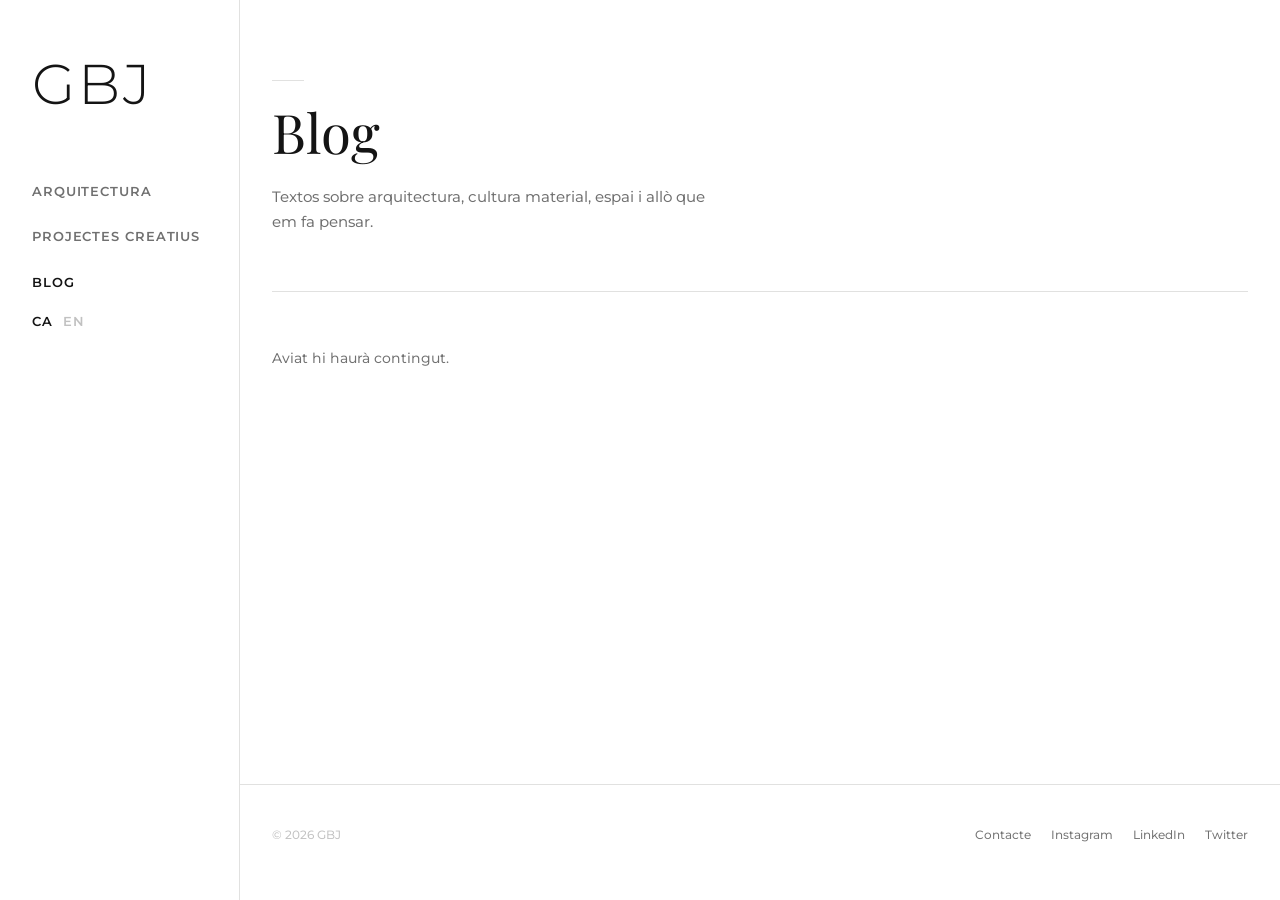
<file: blog.html>
<!DOCTYPE html>
<html lang="ca">

<head>
  <meta charset="UTF-8" />
  <meta name="viewport" content="width=device-width, initial-scale=1.0" />
  <title>Blog — GBJ</title>
  <meta name="description" content="Articles i reflexions de GBJ." />
  <link rel="stylesheet" href="css/style.css" />
</head>

<body data-category="blog">

  <header class="site-header">
    <nav class="nav wrap">
      <a href="index.html" class="nav-logo">GBJ</a>
      <button class="nav-toggle" id="nav-toggle" aria-label="Menú">
        <span></span><span></span><span></span>
      </button>
      <ul class="nav-links" id="nav-links">
        <li><a href="arquitectura.html" data-ca="Arquitectura" data-en="Architecture">Arquitectura</a></li>
        <li><a href="projectes-creatius.html" data-ca="Projectes creatius" data-en="Creative Work">Projectes
            creatius</a></li>
        <li><a href="blog.html" data-ca="Blog" data-en="Blog">Blog</a></li>
        <li class="lang">
          <button data-lang="ca" class="active">CA</button>
          <button data-lang="en">EN</button>
        </li>
      </ul>
    </nav>
  </header>

  <main>
    <section class="hero wrap">
      <div class="cat-mark"></div>
      <h1>Blog</h1>
      <p data-ca="Textos sobre arquitectura, cultura material, espai i allò que em fa pensar."
        data-en="Texts on architecture, material culture, space and what makes me think.">
        Textos sobre arquitectura, cultura material, espai i allò que em fa pensar.
      </p>
    </section>

    <section class="grid-section wrap">
      <!-- Tots els articles del blog es carreguen aquí automàticament -->
      <div id="posts-grid"></div>
    </section>
  </main>

  <footer class="site-footer"></footer>

  <script src="data/posts.js"></script>
  <script src="js/render.js"></script>
  <script src="js/main.js"></script>

</body>

</html>
</file>
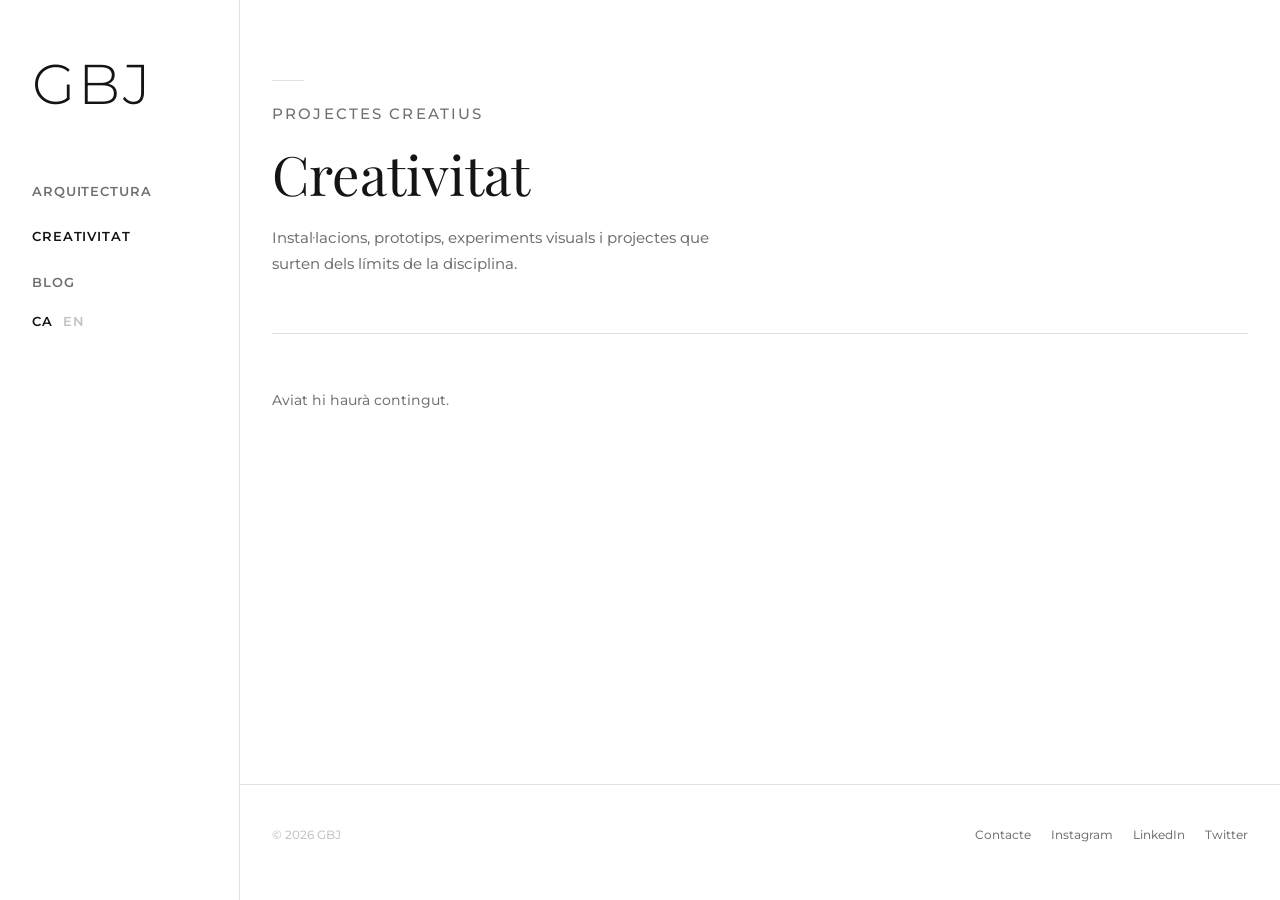
<file: creativitat.html>
<!DOCTYPE html>
<html lang="ca">

<head>
  <meta charset="UTF-8" />
  <meta name="viewport" content="width=device-width, initial-scale=1.0" />
  <title>Creativitat — GBJ</title>
  <meta name="description" content="Projectes creatius de GBJ." />
  <link rel="stylesheet" href="css/style.css" />
</head>

<body data-category="creativitat">

  <header class="site-header">
    <nav class="nav wrap">
      <a href="index.html" class="nav-logo">GBJ</a>
      <button class="nav-toggle" id="nav-toggle" aria-label="Menú">
        <span></span><span></span><span></span>
      </button>
      <ul class="nav-links" id="nav-links">
        <li><a href="arquitectura.html" data-ca="Arquitectura" data-en="Architecture">Arquitectura</a></li>
        <li><a href="creativitat.html" data-ca="Creativitat" data-en="Creative Work">Creativitat</a></li>
        <li><a href="blog.html" data-ca="Blog" data-en="Blog">Blog</a></li>
        <li class="lang">
          <button data-lang="ca" class="active">CA</button>
          <button data-lang="en">EN</button>
        </li>
      </ul>
    </nav>
  </header>

  <main>
    <section class="hero wrap">
      <div class="cat-mark"></div>
      <p class="eyebrow" data-ca="Projectes creatius" data-en="Creative Projects">Projectes creatius</p>
      <h1 data-ca="Creativitat" data-en="Creative Work">Creativitat</h1>
      <p data-ca="Instal·lacions, prototips, experiments visuals i projectes que surten dels límits de la disciplina."
        data-en="Installations, prototypes, visual experiments and projects that go beyond the boundaries of discipline.">
        Instal·lacions, prototips, experiments visuals i projectes que surten dels límits de la disciplina.
      </p>
    </section>

    <section class="grid-section wrap">
      <!-- Tots els projectes de creativitat es carreguen aquí automàticament -->
      <div id="posts-grid"></div>
    </section>
  </main>

  <footer class="site-footer"></footer>

  <script src="data/posts.js"></script>
  <script src="js/render.js"></script>
  <script src="js/main.js"></script>

</body>

</html>
</file>
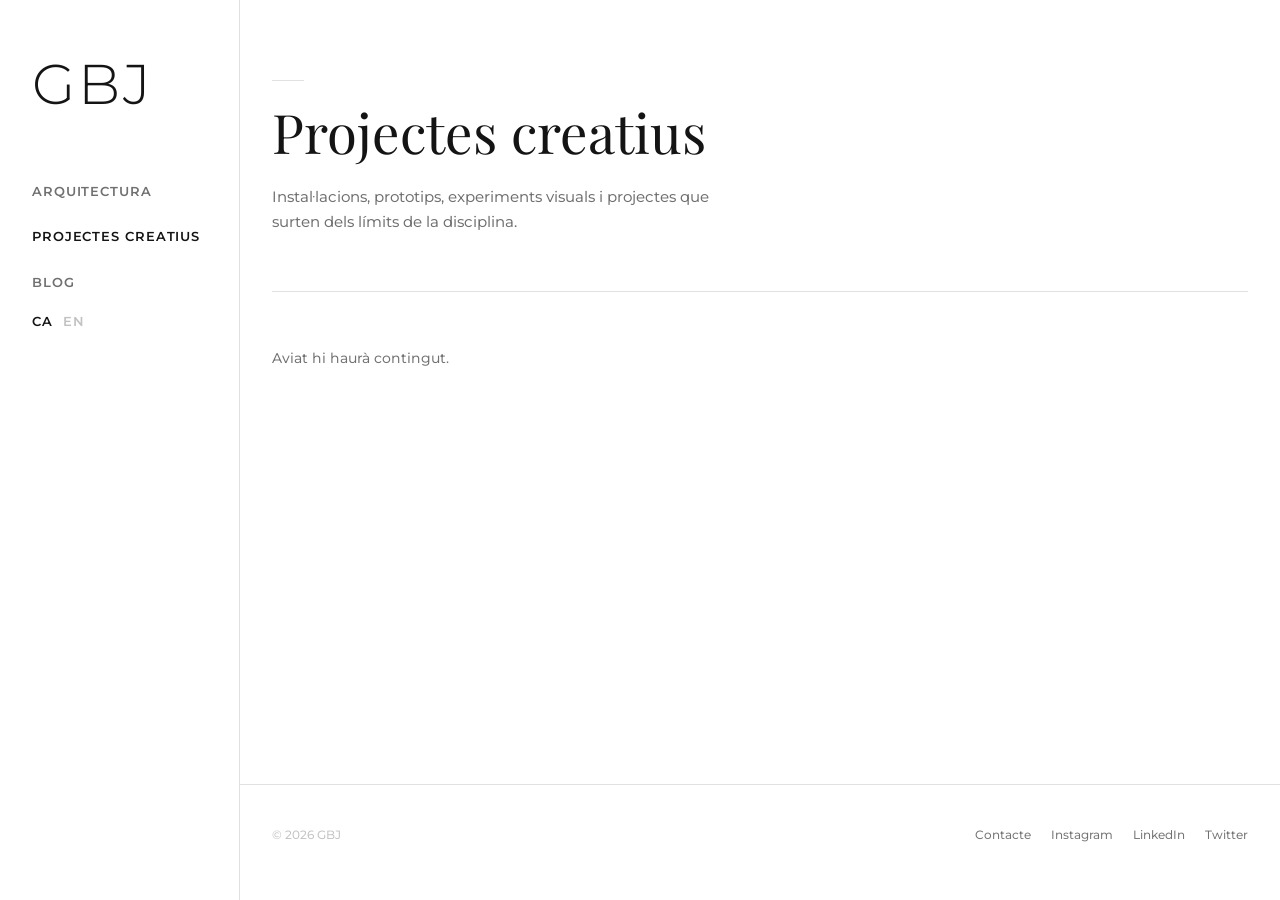
<file: projectes-creatius.html>
<!DOCTYPE html>
<html lang="ca">

<head>
  <meta charset="UTF-8" />
  <meta name="viewport" content="width=device-width, initial-scale=1.0" />
  <title>Projectes creatius — GBJ</title>
  <meta name="description" content="Projectes creatius de GBJ." />
  <link rel="stylesheet" href="css/style.css" />
</head>

<body data-category="creativitat">

  <header class="site-header">
    <nav class="nav wrap">
      <a href="index.html" class="nav-logo">GBJ</a>
      <button class="nav-toggle" id="nav-toggle" aria-label="Menú">
        <span></span><span></span><span></span>
      </button>
      <ul class="nav-links" id="nav-links">
        <li><a href="arquitectura.html" data-ca="Arquitectura" data-en="Architecture">Arquitectura</a></li>
        <li><a href="projectes-creatius.html" data-ca="Projectes creatius" data-en="Creative Work">Projectes creatius</a></li>
        <li><a href="blog.html" data-ca="Blog" data-en="Blog">Blog</a></li>
        <li class="lang">
          <button data-lang="ca" class="active">CA</button>
          <button data-lang="en">EN</button>
        </li>
      </ul>
    </nav>
  </header>

  <main>
    <section class="hero wrap">
      <div class="cat-mark"></div>
      <h1 data-ca="Projectes creatius" data-en="Creative Projects">Projectes creatius</h1>
      <p data-ca="Instal·lacions, prototips, experiments visuals i projectes que surten dels límits de la disciplina."
        data-en="Installations, prototypes, visual experiments and projects that go beyond the boundaries of discipline.">
        Instal·lacions, prototips, experiments visuals i projectes que surten dels límits de la disciplina.
      </p>
    </section>

    <section class="grid-section wrap">
      <!-- Tots els projectes de creativitat es carreguen aquí automàticament -->
      <div id="posts-grid"></div>
    </section>
  </main>

  <footer class="site-footer"></footer>

  <script src="data/posts.js"></script>
  <script src="js/render.js"></script>
  <script src="js/main.js"></script>

</body>

</html>
</file>
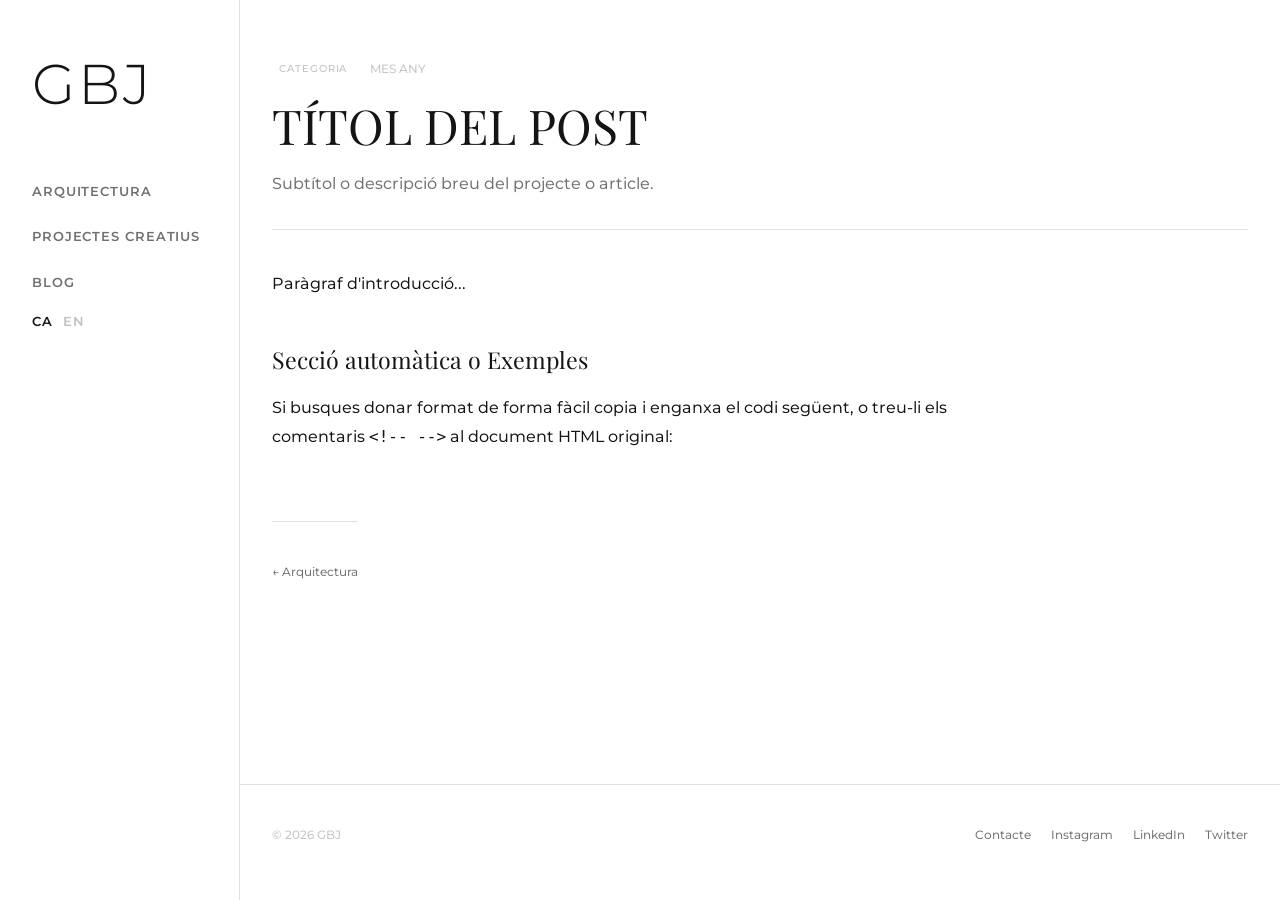
<file: pages/_template/ca.html>
<!DOCTYPE html>
<html lang="ca" data-lang-self="ca">

<head>
  <meta charset="UTF-8" />
  <meta name="viewport" content="width=device-width, initial-scale=1.0" />
  <title>TÍTOL — GBJ</title>
  <meta name="description" content="DESCRIPCIÓ CURTA" />
  <link rel="stylesheet" href="../../../css/style.css" />
</head>

<body>

  <header class="site-header">
    <nav class="nav wrap">
      <a href="../../../index.html" class="nav-logo">GBJ</a>
      <button class="nav-toggle" id="nav-toggle" aria-label="Menú">
        <span></span><span></span><span></span>
      </button>
      <ul class="nav-links" id="nav-links">
        <!-- Afegeix class="active" al link de la categoria correcta -->
        <li><a href="../../../arquitectura.html">Arquitectura</a></li>
        <li><a href="../../../projectes-creatius.html">Projectes creatius</a></li>
        <li><a href="../../../blog.html">Blog</a></li>
        <li class="lang">
          <button data-lang="ca" class="active">CA</button>
          <button data-lang="en">EN</button>
        </li>
      </ul>
    </nav>
  </header>

  <main>
    <div class="wrap">

      <header class="post-header">
        <div class="post-meta">
          <!-- Badge: "Arq." / "Creat." / "Blog" -->
          <span class="badge">CATEGORIA</span>
          <span class="post-date-label">MES ANY</span>
        </div>
        <h1>TÍTOL DEL POST</h1>
        <p class="post-intro">Subtítol o descripció breu del projecte o article.</p>
      </header>

      <!-- Imatge de portada (opcional) -->
      <!-- <img class="post-cover" src="cover.jpg" alt="TÍTOL"> -->

      <article class="post-content">

        <p>Paràgraf d'introducció...</p>

        <h2>Secció automàtica o Exemples</h2>
        <p>Si busques donar format de forma fàcil copia i enganxa el codi següent, o treu-li els comentaris
          <code>&lt;!-- --&gt;</code> al document HTML original:</p>

        <!-- EXEMPLE 1: Columnes de Fotos (2 imatges costat a costat) -->
        <!--
      <div class="col-2">
        <img src="foto1.jpg" alt="Foto meitat">
        <img src="foto2.jpg" alt="Foto meitat">
      </div>
      -->

        <!-- EXEMPLE 2: Carrusel Horitzontal -->
        <!--
      <div class="post-carousel">
        <img src="foto1.jpg" alt="Carrusel 1">
        <img src="foto2.jpg" alt="Carrusel 2">
        <img src="foto3.jpg" alt="Carrusel 3">
      </div>
      -->

        <!-- EXEMPLE 3: Cita o Reflexió destacada -->
        <!--
      <blockquote>
        Això és un text destacat en cursiva i amb una línia al costat que li dona caràcter més reflexiu.
      </blockquote>
      -->

        <!-- EXEMPLE 4: Imatge amb peu de pàgina -->
        <!--
      <div class="post-figure">
        <img src="foto_gran.jpg" alt="Imatge sencera">
        <p class="post-caption">Figura 1. Vista de l'interior del pati.</p>
      </div>
      -->

      </article>

      <!-- Canvia el link i el text de tornada segons la categoria -->
      <a href="../../../arquitectura.html" class="post-back">← Arquitectura</a>

    </div>
  </main>

  <footer class="site-footer"></footer>

  <script src="../../../js/main.js"></script>
</body>

</html>
</file>
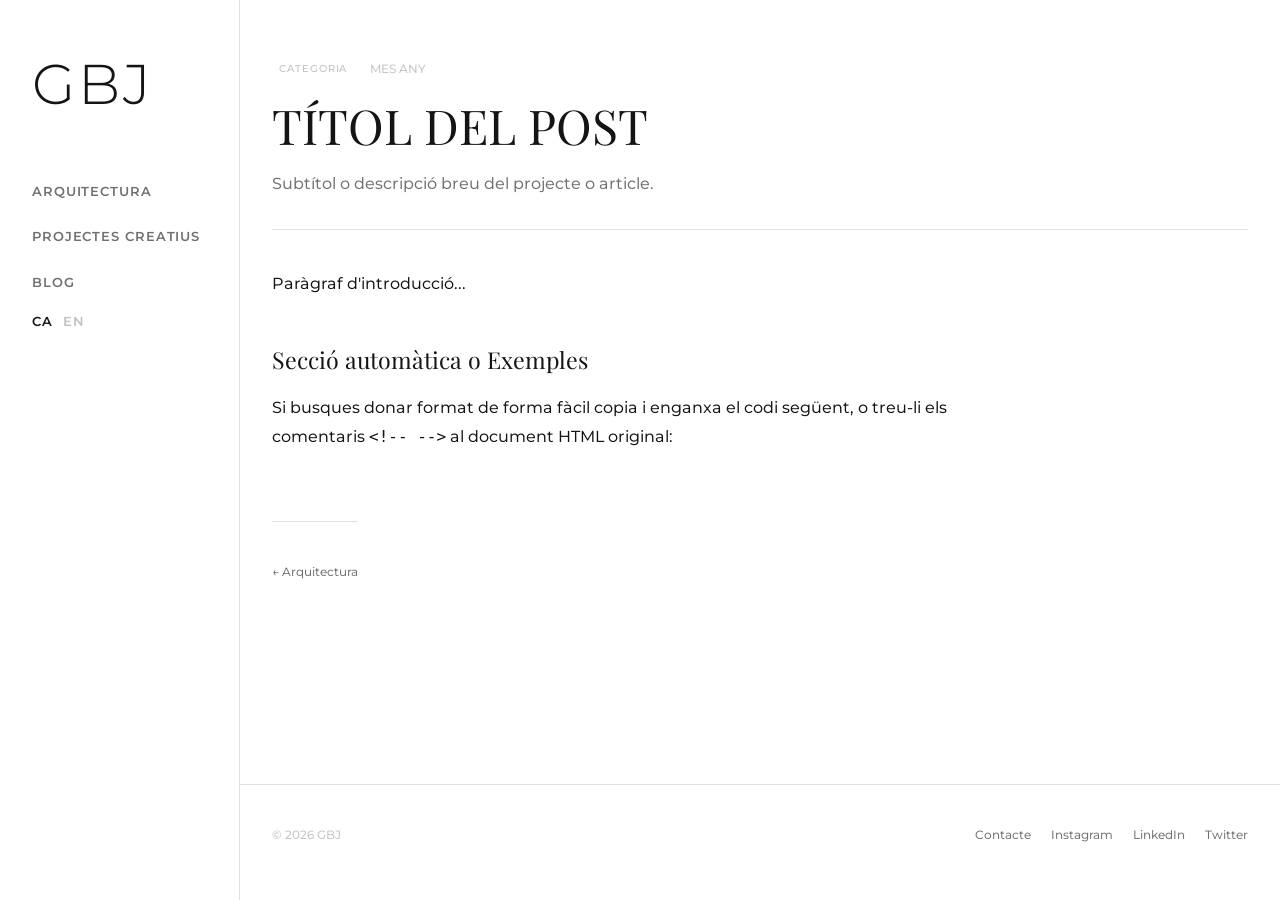
<file: pages/_template/en.html>
<!DOCTYPE html>
<html lang="en" data-lang-self="en">

<head>
  <meta charset="UTF-8" />
  <meta name="viewport" content="width=device-width, initial-scale=1.0" />
  <title>TITLE — GBJ</title>
  <meta name="description" content="SHORT DESCRIPTION" />
  <link rel="stylesheet" href="../../../css/style.css" />
</head>

<body>

  <header class="site-header">
    <nav class="nav wrap">
      <a href="../../../index.html" class="nav-logo">GBJ</a>
      <button class="nav-toggle" id="nav-toggle" aria-label="Menu">
        <span></span><span></span><span></span>
      </button>
      <ul class="nav-links" id="nav-links">
        <!-- Add class="active" to the correct category link -->
        <li><a href="../../../arquitectura.html">Architecture</a></li>
        <li><a href="../../../projectes-creatius.html">Creative Work</a></li>
        <li><a href="../../../blog.html">Blog</a></li>
        <li class="lang">
          <button data-lang="ca">CA</button>
          <button data-lang="en" class="active">EN</button>
        </li>
      </ul>
    </nav>
  </header>

  <main>
    <div class="wrap">

      <header class="post-header">
        <div class="post-meta">
          <!-- Badge: "Arch." / "Creat." / "Blog" -->
          <span class="badge">CATEGORY</span>
          <span class="post-date-label">MONTH YEAR</span>
        </div>
        <h1>POST TITLE</h1>
        <p class="post-intro">Subtitle or brief description of the project or article.</p>
      </header>

      <!-- Cover image (optional) -->
      <!-- <img class="post-cover" src="cover.jpg" alt="TITLE"> -->

      <article class="post-content">

        <p>Introduction paragraph...</p>

        <h2>Automatic Section or Examples</h2>
        <p>If you're looking to format easily, copy and paste the following code, or uncomment the
          <code>&lt;!-- --&gt;</code> tags in the original HTML document:</p>

        <!-- EXEMPLE 1: Photo Columns (2 images side by side) -->
        <!--
      <div class="col-2">
        <img src="photo1.jpg" alt="Half photo">
        <img src="photo2.jpg" alt="Half photo">
      </div>
      -->

        <!-- EXEMPLE 2: Horizontal Carousel -->
        <!--
      <div class="post-carousel">
        <img src="photo1.jpg" alt="Carousel 1">
        <img src="photo2.jpg" alt="Carousel 2">
        <img src="photo3.jpg" alt="Carousel 3">
      </div>
      -->

        <!-- EXEMPLE 3: Highlighted Quote or Reflection -->
        <!--
      <blockquote>
        This is a highlighted text in italics with a side border giving it a more reflective character.
      </blockquote>
      -->

        <!-- EXEMPLE 4: Figure with Caption -->
        <!--
      <div class="post-figure">
        <img src="big_photo.jpg" alt="Full image">
        <p class="post-caption">Figure 1. View of the interior courtyard.</p>
      </div>
      -->

      </article>

      <!-- Change the link and back text based on category -->
      <a href="../../../arquitectura.html" class="post-back">← Architecture</a>

    </div>
  </main>

  <footer class="site-footer"></footer>

  <script src="../../../js/main.js"></script>
</body>

</html>
</file>
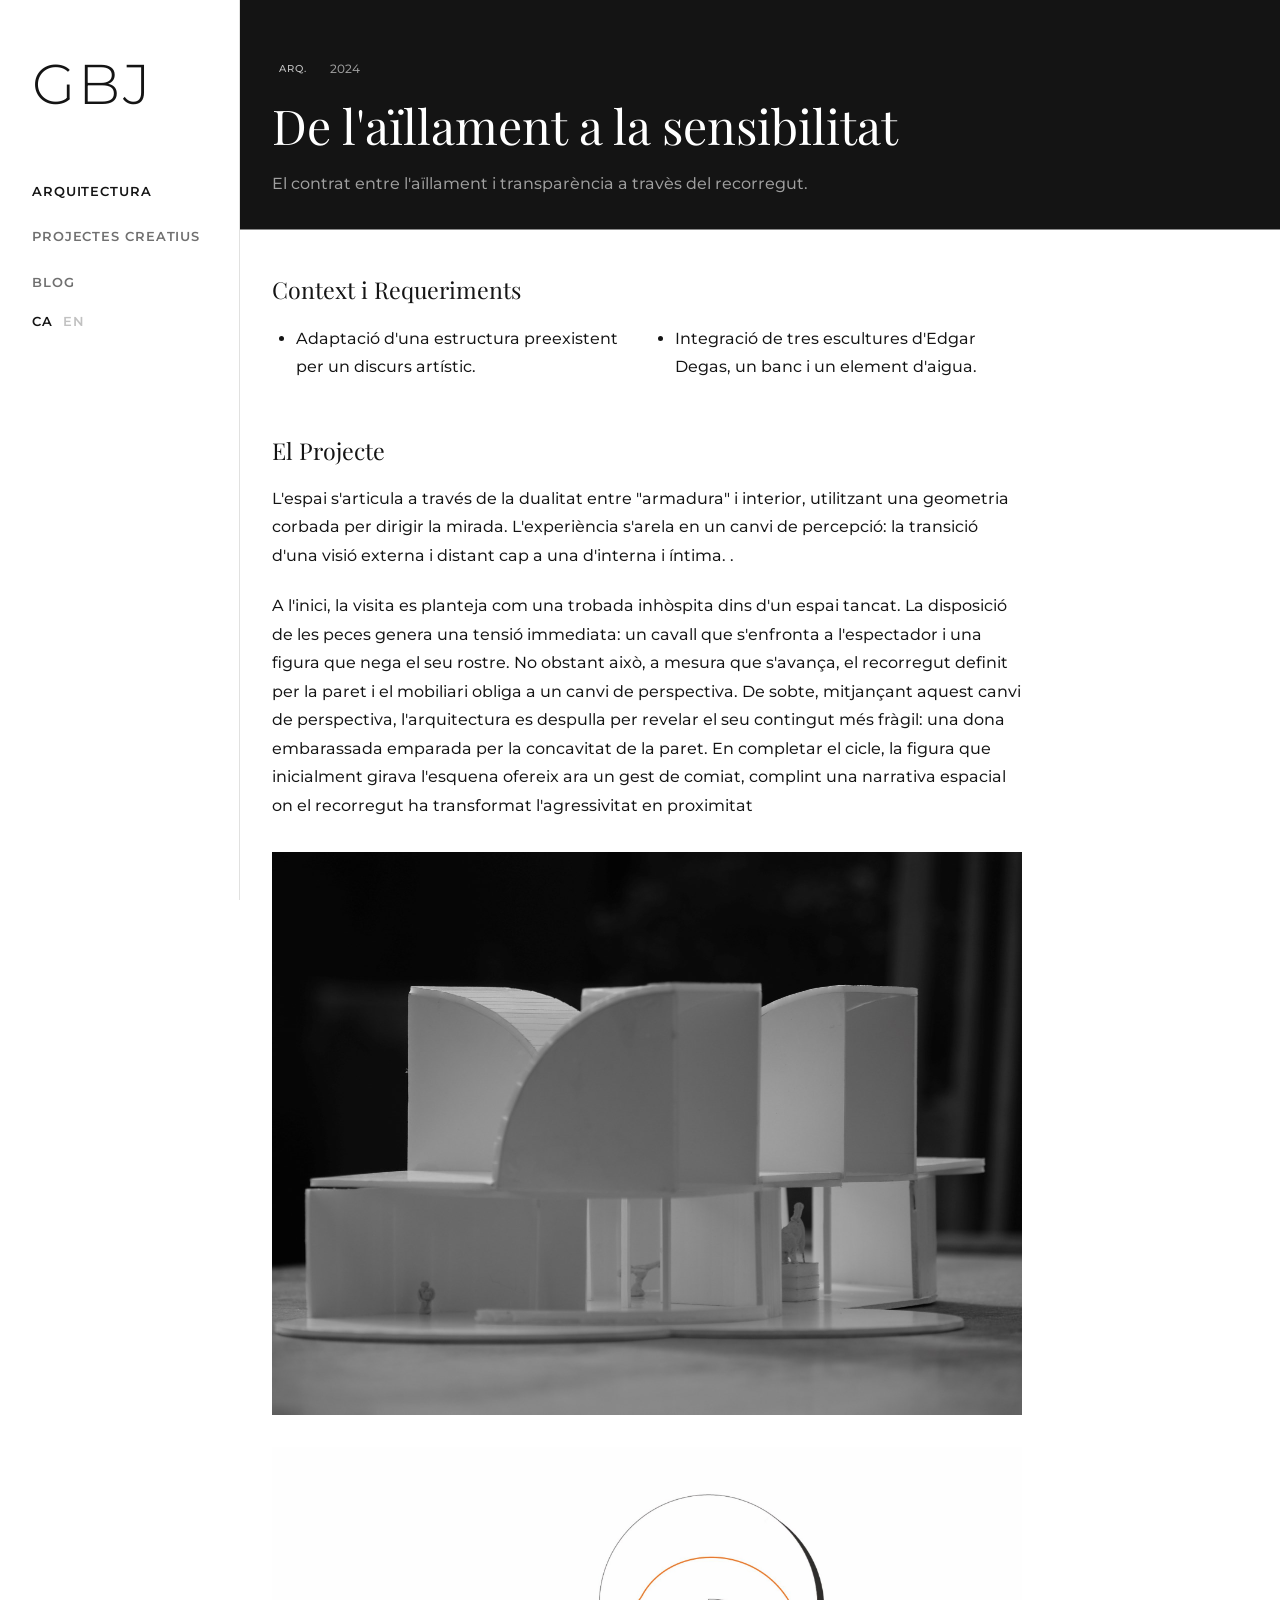
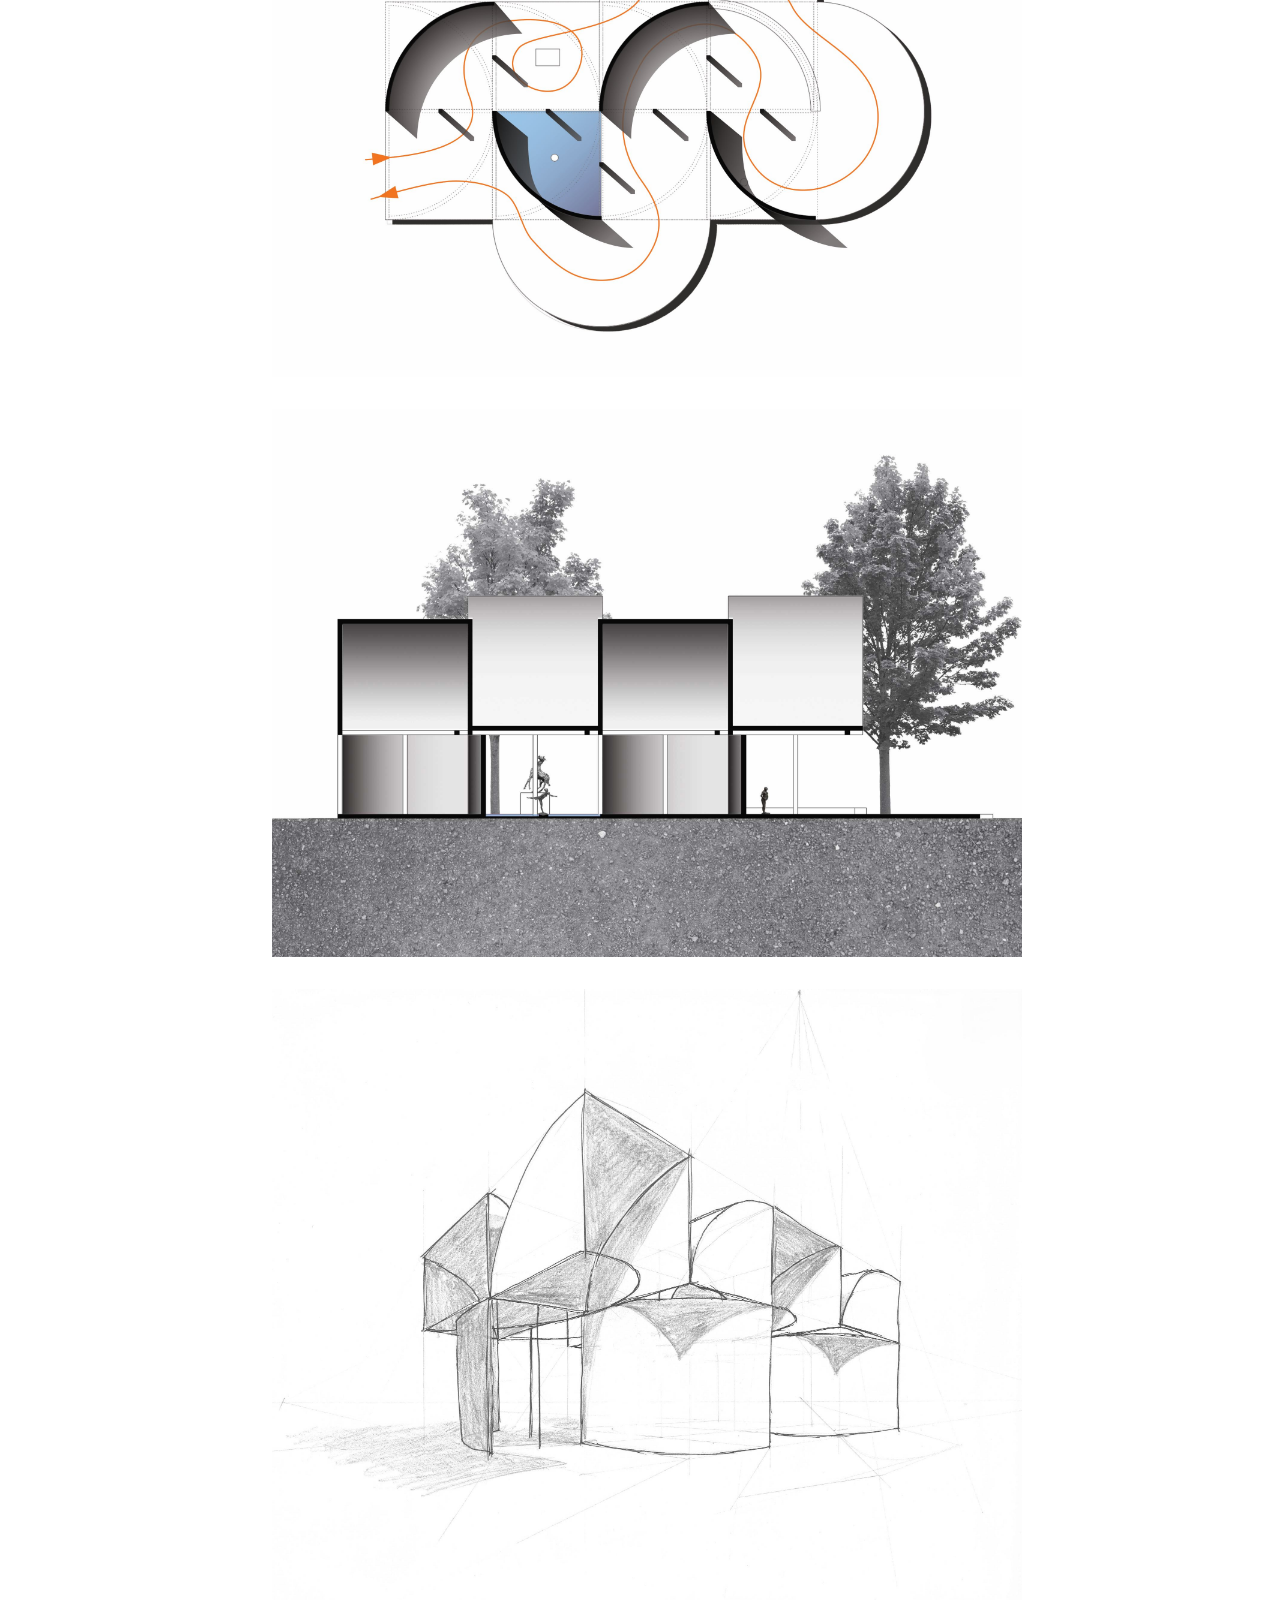
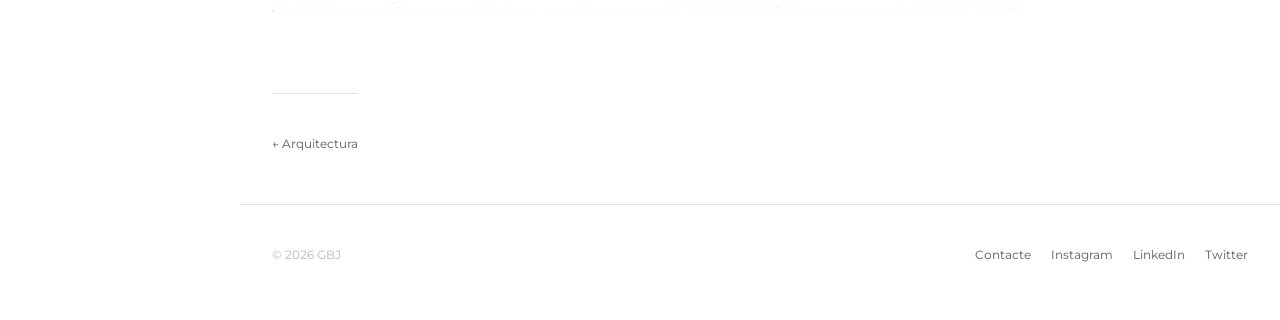
<file: pages/arquitectura/museu/ca.html>
<!DOCTYPE html>
<html lang="ca" data-lang-self="ca">

<head>
  <meta charset="UTF-8" />
  <meta name="viewport" content="width=device-width, initial-scale=1.0" />
  <title>De l'Aïllament a la Sensibilitat — GBJ</title>
  <meta name="description" content="El contrast entre l'aïllament i la transparència a través del recorregut." />
  <link rel="stylesheet" href="../../../css/style.css" />
</head>

<body>

  <header class="site-header">
    <nav class="nav wrap">
      <a href="../../../index.html" class="nav-logo">GBJ</a>
      <button class="nav-toggle" id="nav-toggle" aria-label="Menú">
        <span></span><span></span><span></span>
      </button>
      <ul class="nav-links" id="nav-links">
        <li><a href="../../../arquitectura.html" class="active">Arquitectura</a></li>
        <li><a href="../../../projectes-creatius.html">Projectes creatius</a></li>
        <li><a href="../../../blog.html">Blog</a></li>
        <li class="lang">
          <button data-lang="ca" class="active">CA</button>
          <button data-lang="en">EN</button>
        </li>
      </ul>
    </nav>
  </header>

  <main>
    <div class="wrap">

      <header class="post-header dark-header">
        <div class="post-meta">
          <span class="badge">Arq.</span>
          <span class="post-date-label">2024</span>
        </div>
        <h1>De l'aïllament a la sensibilitat</h1>
        <p class="post-intro">El contrat entre l'aïllament i transparència a travès del recorregut.
        </p>
      </header>

      <article class="post-content">

        <h2>Context i Requeriments</h2>
        <ul class="col-list">
          <li>Adaptació d'una estructura preexistent per un discurs artístic.</li>
          <li>Integració de tres escultures d'Edgar Degas, un banc i un element d'aigua.</li>

        </ul>

        <h2>El Projecte</h2>
        <p>L'espai s'articula a través de la dualitat entre "armadura" i interior, utilitzant una geometria corbada per
          dirigir la mirada. L'experiència s'arela en un canvi de percepció: la transició d'una visió externa i distant
          cap a una d'interna i íntima.
          .</p>
        <p>A l'inici, la visita es planteja com una trobada inhòspita dins d'un espai tancat. La disposició de les peces
          genera una tensió immediata: un cavall que s'enfronta a l'espectador i una figura que nega el seu rostre. No
          obstant això, a mesura que s'avança, el recorregut definit per la paret i el mobiliari obliga a un canvi de
          perspectiva. De sobte, mitjançant aquest canvi de perspectiva, l'arquitectura es despulla per revelar el seu
          contingut més fràgil: una dona embarassada emparada per la concavitat de la paret. En completar el cicle, la
          figura que inicialment girava l'esquena ofereix ara un gest de comiat, complint una narrativa espacial on el
          recorregut ha transformat l'agressivitat en proximitat</p>

        <!-- PLÀNOLS I FOTOS SUCESSIVES -->
        <div class="post-figure">
          <img src="../../../imgs/arq/museu/foto.JPG" alt="foto">
        </div>

        <div class="post-figure">
          <img src="../../../imgs/arq/museu/planta.jpg" alt="Planta">
        </div>

        <div class="post-figure">
          <img src="../../../imgs/arq/museu/seccio.jpg" alt="Secció">
        </div>

        <div class="post-figure">
          <img src="../../../imgs/arq/museu/dibuix.jpg" alt="dibuix">
        </div>

      </article>

      <a href="../../../arquitectura.html" class="post-back">← Arquitectura</a>

    </div>
  </main>

  <footer class="site-footer"></footer>

  <script src="../../../js/main.js"></script>
</body>

</html>
</file>
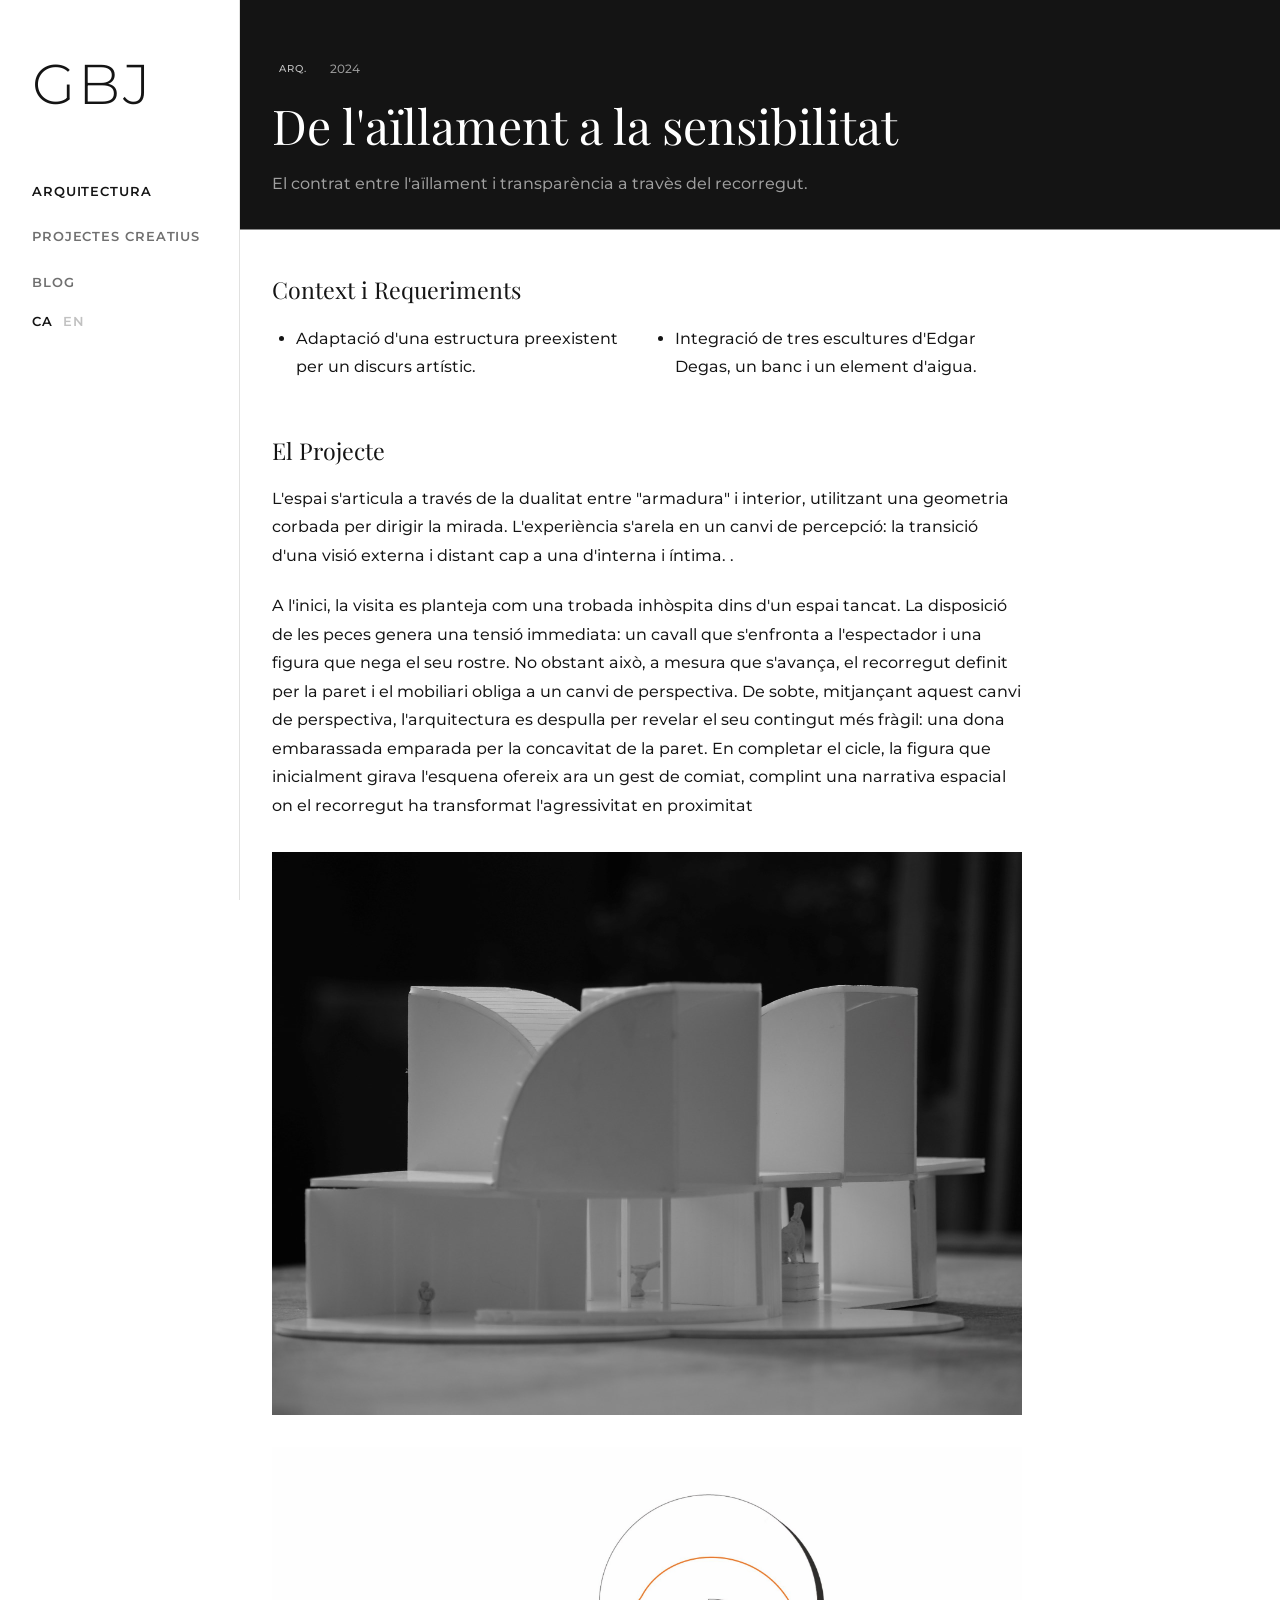
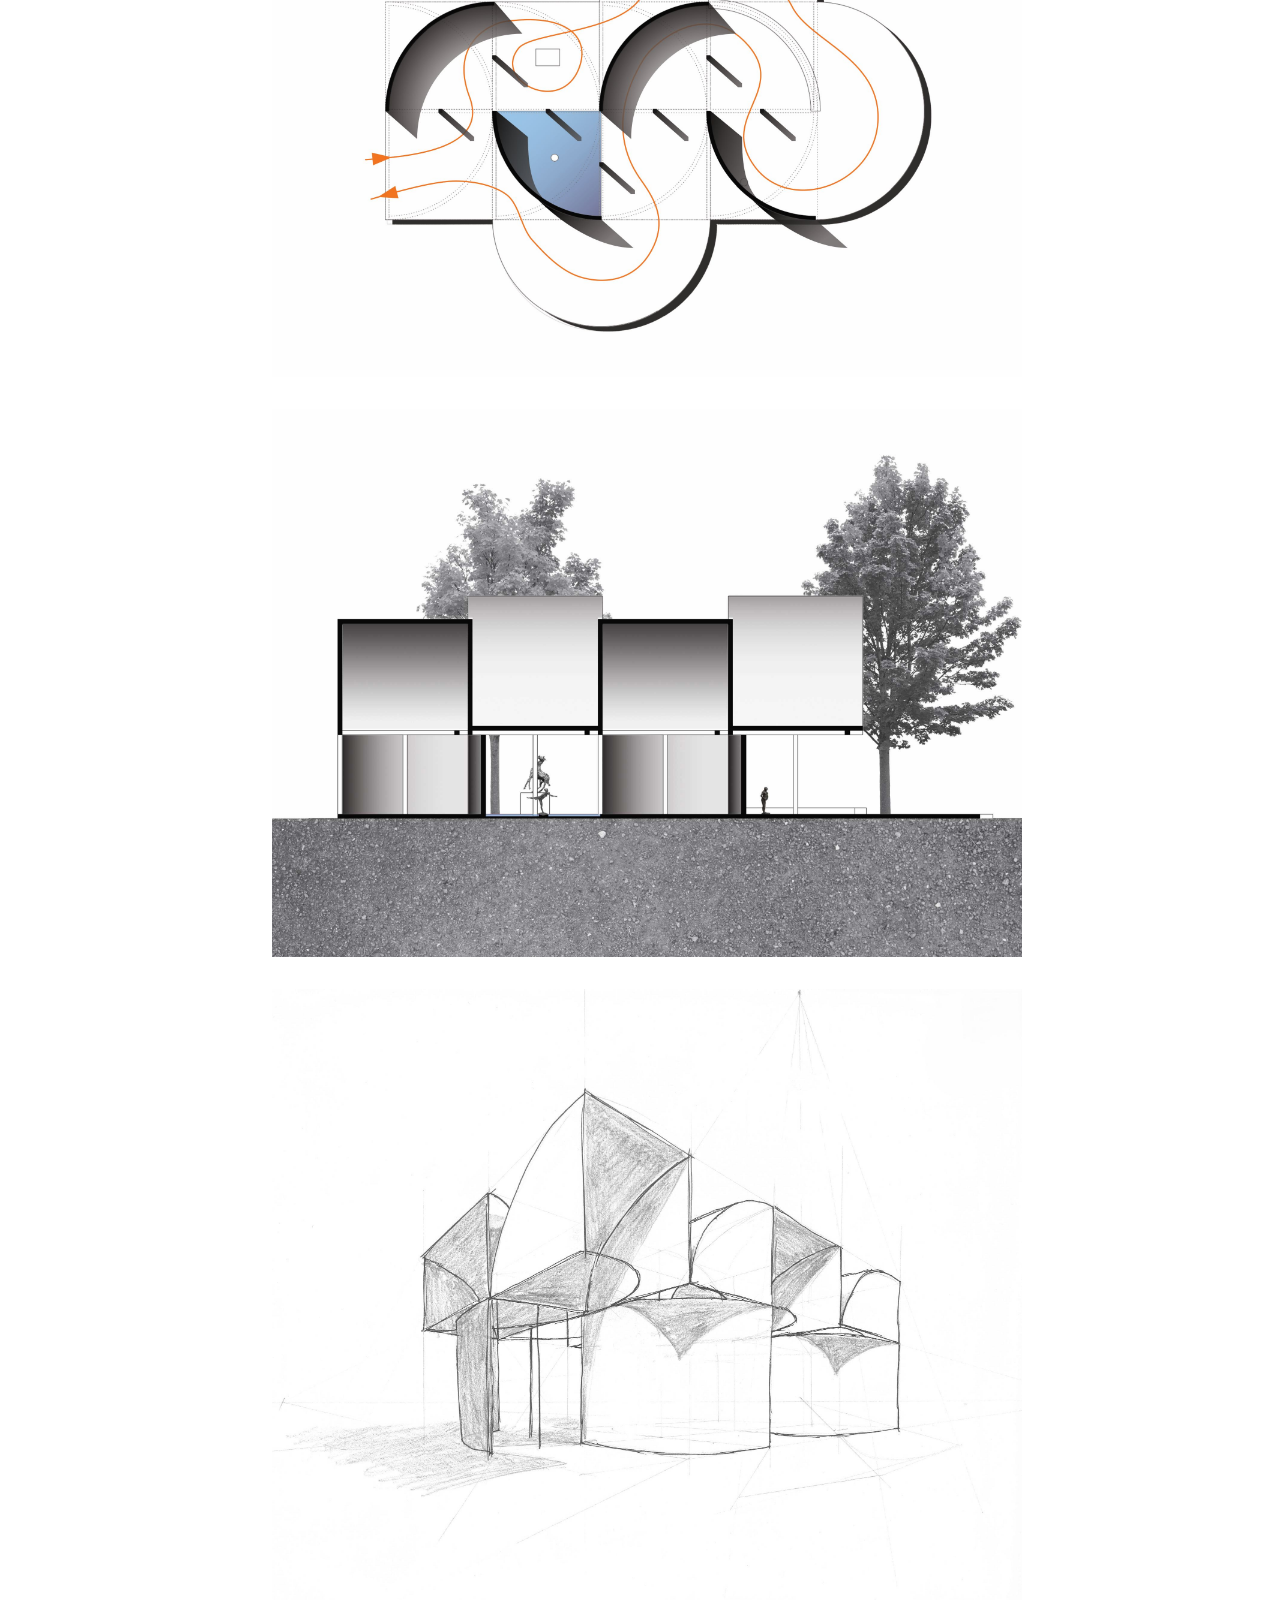
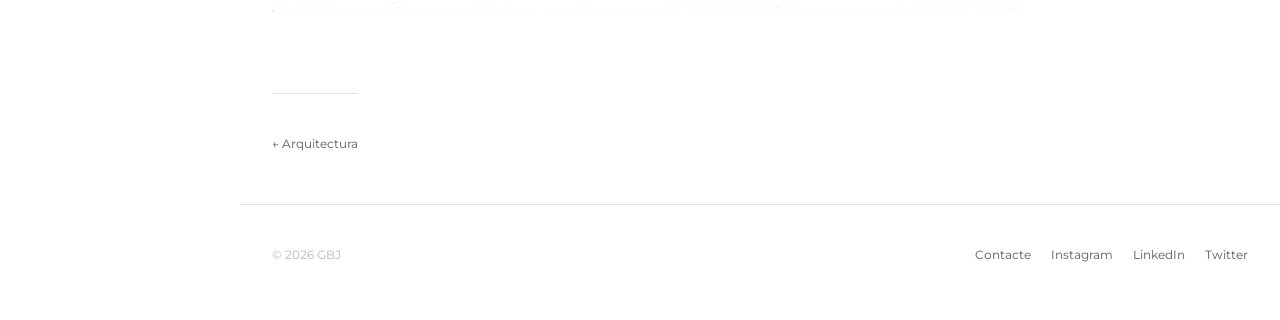
<file: pages/arquitectura/museu/en.html>
<!DOCTYPE html>
<html lang="en" data-lang-self="en">

<head>
  <meta charset="UTF-8" />
  <meta name="viewport" content="width=device-width, initial-scale=1.0" />
  <title>Test Project — GBJ</title>
  <meta name="description" content="This is a test project." />
  <link rel="stylesheet" href="../../../css/style.css" />
</head>

<body>

  <header class="site-header">
    <nav class="nav wrap">
      <a href="../../../index.html" class="nav-logo">GBJ</a>
      <button class="nav-toggle" id="nav-toggle" aria-label="Menu">
        <span></span><span></span><span></span>
      </button>
      <ul class="nav-links" id="nav-links">
        <li><a href="../../../arquitectura.html" class="active">Architecture</a></li>
        <li><a href="../../../projectes-creatius.html">Creative Work</a></li>
        <li><a href="../../../blog.html">Blog</a></li>
        <li class="lang">
          <button data-lang="ca">CA</button>
          <button data-lang="en" class="active">EN</button>
        </li>
      </ul>
    </nav>
  </header>

  <main>
    <div class="wrap">

      <header class="post-header dark-header">
        <div class="post-meta">
          <span class="badge">Arch.</span>
          <span class="post-date-label">April 2026</span>
        </div>
        <h1>Test Project</h1>
        <p class="post-intro">This is a test project created to verify that the system works correctly.</p>
      </header>

      <article class="post-content">
        <p>Hello! This is some example text generated to verify that everything links properly from your new folder
          structure. You can replace this file with a real project whenever you want.</p>
      </article>

      <a href="../../../arquitectura.html" class="post-back">← Architecture</a>

    </div>
  </main>

  <footer class="site-footer"></footer>

  <script src="../../../js/main.js"></script>
</body>

</html>
</file>
<file: css/style.css>
@import url('./reset.css');
@import url('./tokens.css');
@import url('./layout.css');
@import url('./components.css');
@import url('./pages.css');
</file>
